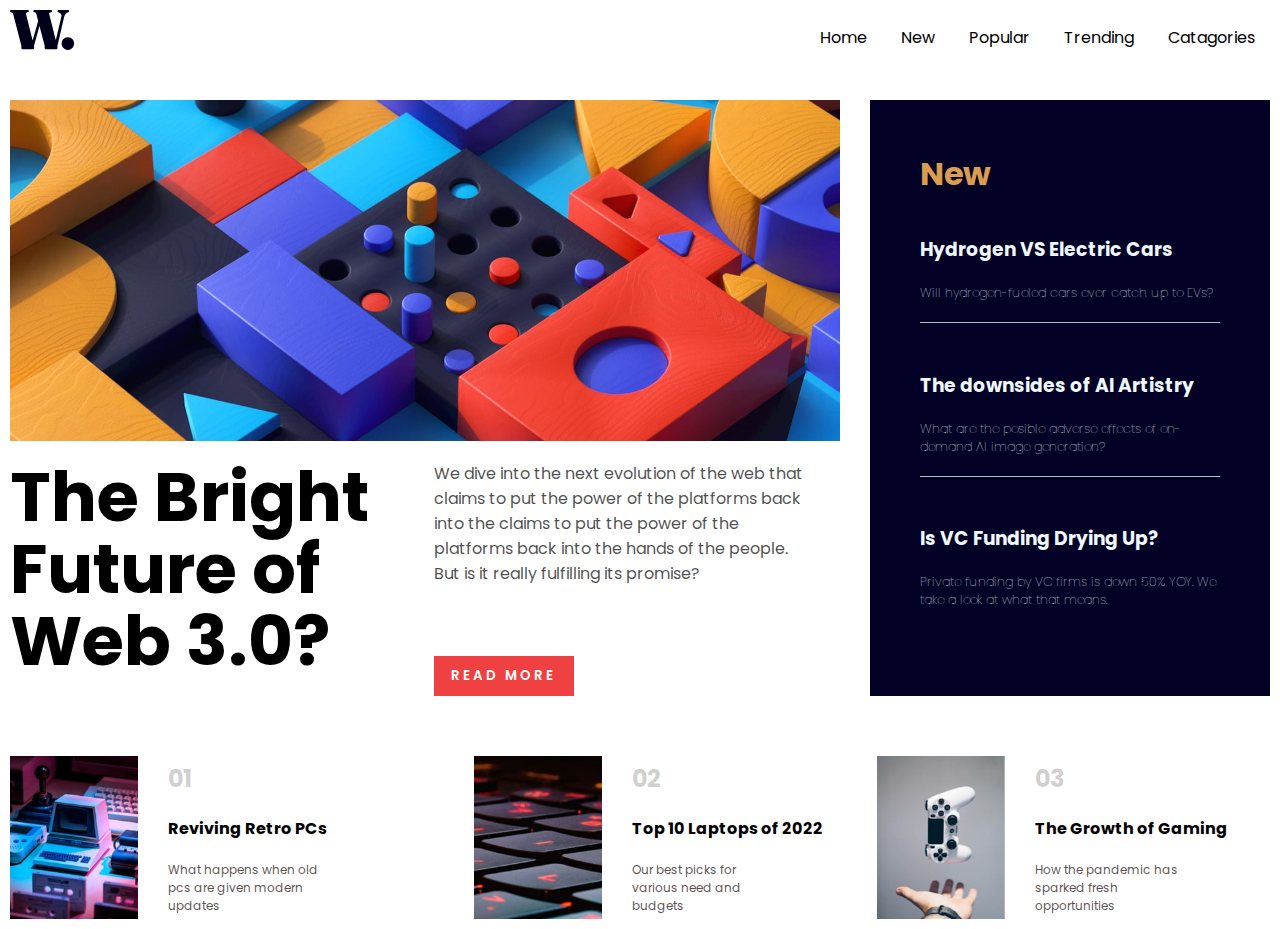
<file: index.html>
<!DOCTYPE html>
<html lang="en">
  <head>
    <meta charset="UTF-8" />
    <meta http-equiv="X-UA-Compatible" content="IE=edge" />
    <meta name="viewport" content="width=device-width, initial-scale=1.0" />
    <link rel="preconnect" href="https://fonts.googleapis.com" />
    <link rel="preconnect" href="https://fonts.gstatic.com" crossorigin />
    <link rel="preconnect" href="https://fonts.googleapis.com" />
    <link rel="preconnect" href="https://fonts.gstatic.com" crossorigin />
    <link rel="preconnect" href="https://fonts.googleapis.com" />
    <link rel="preconnect" href="https://fonts.gstatic.com" crossorigin />
    <link
      href="https://fonts.googleapis.com/css2?family=Poppins:wght@300;400;500;600;700;800;900&display=swap"
      rel="stylesheet"
    />
    <link rel="stylesheet" href="css/style.css" />
    <title>News Homepage</title>
  </head>
  <body>
    <div class="main-container">
      <div class="icon-menu">
        <img src="images/logo.svg" />

        <ul class="list">
          <li>Home</li>
          <li>New</li>
          <li>Popular</li>
          <li>Trending</li>
          <li>Catagories</li>
        </ul>
        <img class="hide-menu-icon" src="images/icon-menu.svg" />
      </div>
      <div class="grid-one">
        <div class="image-to-readmore">
          <img class="main-image-mobile" src="images/image-web-3-mobile.jpg" />
          <img
            class="main-image-desktop"
            src="images/image-web-3-desktop.jpg"
          />
          <div class="h1-to-readmore">
            <p class="main-heading">The Bright Future of Web 3.0?</p>

            <div class="text-and-readmore">
              <p>
                We dive into the next evolution of the web that claims to put
                the power of the platforms back into the claims to put the power
                of the platforms back into the hands of the people. But is it
                really fulfilling its promise?
              </p>

              <button class="read-more">READ MORE</button>
            </div>
          </div>
        </div>

        <div class="new">
          <h1>New</h1>
          <div class="inner-new">
            <h3>Hydrogen VS Electric Cars</h3>
            <p>Will hydrogen-fueled cars ever catch up to EVs?</p>
            <div class="solid"></div>
          </div>
          <div class="inner-new">
            <h3>The downsides of AI Artistry</h3>
            <p>
              What are the posible adverse effects of on-demand AI image
              generation?
            </p>
            <div class="solid"></div>
          </div>
          <div class="inner-new">
            <h3>Is VC Funding Drying Up?</h3>
            <p>
              Private funding by VC firms is down 50% YOY. We take a look at
              what that means.
            </p>
          </div>
        </div>
      </div>
      <div class="footer">
        <div class="inner-footer">
          <img src="images/image-retro-pcs.jpg" alt="retro" />
          <div class="inner-text">
            <h2>01</h2>
            <h4>Reviving Retro PCs</h4>
            <p>What happens when old pcs are given modern updates</p>
          </div>
        </div>
        <div class="inner-footer">
          <img src="images/image-top-laptops.jpg" />
          <div class="inner-text">
            <h2>02</h2>
            <h4>Top 10 Laptops of 2022</h4>
            <p>Our best picks for various need and budgets</p>
          </div>
        </div>
        <div class="inner-footer">
          <img src="images/image-gaming-growth.jpg" />
          <div class="inner-text">
            <h2>03</h2>
            <h4>The Growth of Gaming</h4>
            <p>How the pandemic has sparked fresh opportunities</p>
          </div>
        </div>
      </div>
    </div>
  </body>
</html>
</file>
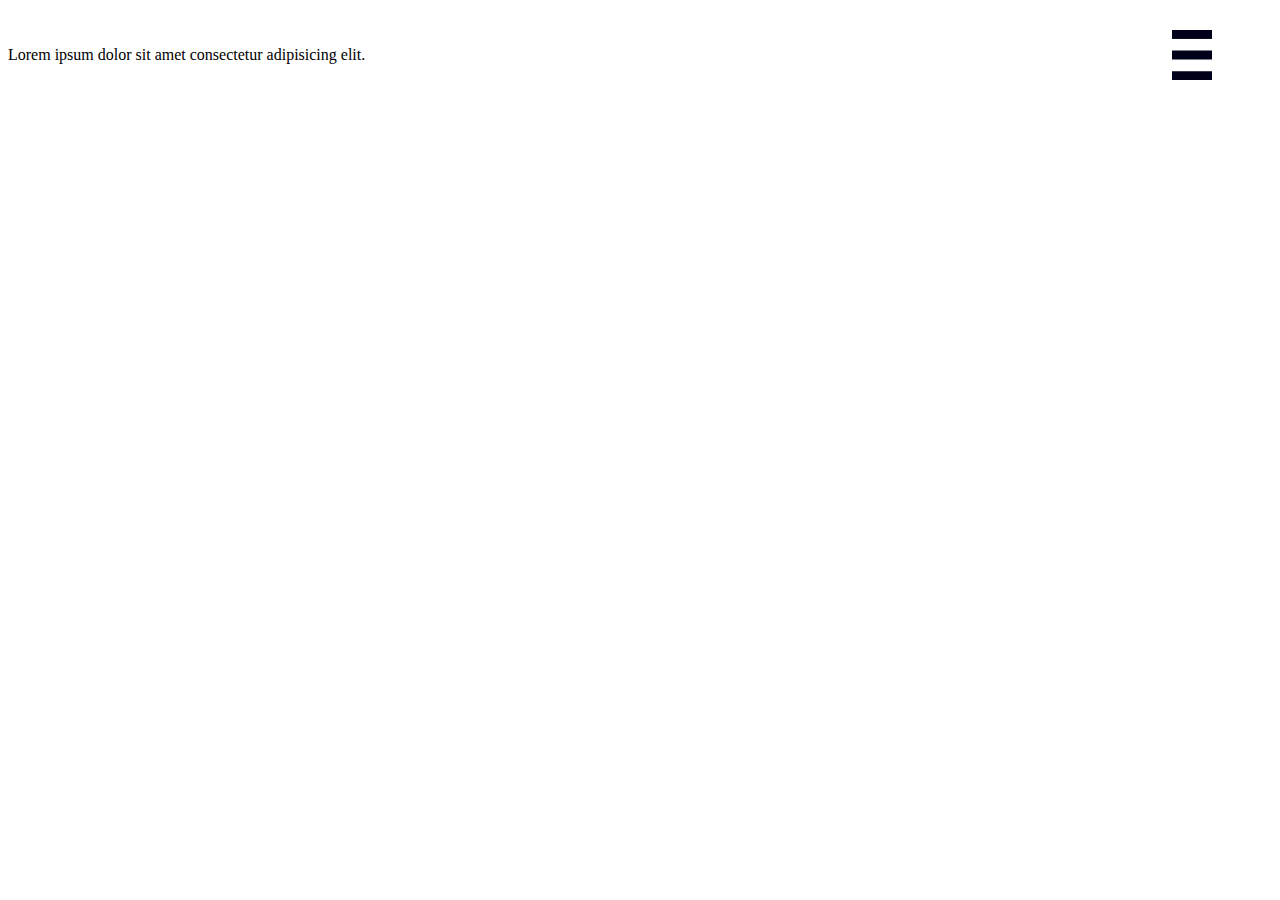
<file: test.html>
<!DOCTYPE html>
<html lang="en">
  <head>
    <meta charset="UTF-8" />
    <meta http-equiv="X-UA-Compatible" content="IE=edge" />
    <meta name="viewport" content="width=device-width, initial-scale=1.0" />
    <link rel="stylesheet" href="css/style1.css" />
    <title>Document</title>
  </head>
  <body>
    <div class="c">
      <p>Lorem ipsum dolor sit amet consectetur adipisicing elit.</p>

      <img class="b" src="images/icon-menu.svg" style="margin-right: 60px" />
    </div>
    <div class="dropdown-content" style="float: right; margin-right: 30px">
      <ul>
        <li>Home</li>
        <li>New</li>
        <li>Popular</li>
        <li>Trending</li>
        <li>Catagories</li>
      </ul>
    </div>
  </body>
</html>
</file>
<file: css/style.css>
* {
  margin: 0;
  padding: 0;
  box-sizing: border-box;
  font-family: "Poppins", sans-serif;
}

.main-container {
  display: flex;
  flex-direction: column;
  padding: 10px;
  gap: 40px;
}
.main-container .grid-one {
  display: flex;
  flex-direction: column;
  gap: 20px;
}
.main-container .grid-one .image-to-readmore {
  display: flex;
  flex-direction: column;
  gap: 10px;
}
.main-container .grid-one .image-to-readmore .h1-to-readmore {
  display: flex;
  flex-direction: column;
  gap: 10px;
}
.main-container .grid-one .image-to-readmore .h1-to-readmore .main-heading {
  font-size: 3.9rem;
  font-weight: 700;
  line-height: 3.7rem;
}
.main-container .grid-one .image-to-readmore .h1-to-readmore .text-and-readmore {
  display: flex;
  flex-direction: column;
  gap: 10px;
}
.main-container .grid-one .image-to-readmore .h1-to-readmore .text-and-readmore .read-more {
  background: #ef4141;
  width: 140px;
  height: 40px;
  color: white;
  font-weight: 600;
  letter-spacing: 3px;
  border: none;
}
.main-container .grid-one .image-to-readmore .h1-to-readmore .text-and-readmore .read-more:hover {
  background-color: #f75454;
  cursor: pointer;
}
.main-container .icon-menu {
  display: flex;
  justify-content: space-between;
  margin-bottom: 10px;
  height: 40px;
}
@media screen and (min-width: 800px) {
  .main-container .icon-menu .hide-menu-icon {
    float: left;
    display: none;
  }
}
.main-container .icon-menu .list li {
  text-decoration: none;
  list-style-type: none;
  display: inline-block;
  padding: 15px;
  overflow: hidden;
}
.main-container .icon-menu .list li:hover {
  background-color: #b7b4b4;
  cursor: pointer;
}
@media screen and (max-width: 800px) {
  .main-container .icon-menu .list li {
    text-decoration: none;
    list-style-type: none;
    display: inline-block;
    background-color: #ef4141;
    visibility: hidden;
  }
}
@media screen and (min-width: 800px) {
  .main-container .grid-one {
    display: flex;
    flex-direction: row;
    gap: 30px;
  }
  .main-container .grid-one .new {
    margin-top: 0;
    width: 35%;
    padding: 50px;
    display: grid;
    gap: 0px;
    background-color: rgb(3, 1, 37);
    color: aliceblue;
  }
  .main-container .grid-one .new h1 {
    margin-bottom: 0px;
    color: rgb(217, 157, 79);
  }
  .main-container .grid-one .new .inner-new {
    display: flex;
    flex-direction: column;
    gap: 20px;
  }
  .main-container .grid-one .new .inner-new p {
    font-weight: 100;
    font-size: 0.8rem;
  }
  .main-container .grid-one .new .solid {
    margin-bottom: 10px;
    border-top: 1px solid #bbb;
  }
  .main-container .grid-one .image-to-readmore {
    display: flex;
    flex-direction: column;
    width: 75%;
    gap: 20px;
  }
  .main-container .grid-one .image-to-readmore .main-image-desktop {
    width: 100%;
  }
  .main-container .grid-one .image-to-readmore .h1-to-readmore {
    display: flex;
    flex-direction: row;
    gap: 50px;
  }
  .main-container .grid-one .image-to-readmore .h1-to-readmore .main-heading {
    width: 45%;
    font-size: 4.3rem;
    font-weight: 700;
    line-height: 4.5rem;
  }
  .main-container .grid-one .image-to-readmore .h1-to-readmore .text-and-readmore {
    display: flex;
    flex-direction: column;
    gap: 70px;
    width: 45%;
  }
  .main-container .grid-one .image-to-readmore .h1-to-readmore .text-and-readmore p {
    color: rgba(0, 0, 0, 0.7);
  }
  .main-container .grid-one .image-to-readmore .h1-to-readmore .text-and-readmore .read-more:hover {
    background-color: #f75454;
    cursor: pointer;
  }
  .main-container .footer .inner-footer .inner-text {
    display: flex;
    flex-direction: column;
    gap: 20px;
    justify-content: center;
  }
  .main-container .footer .inner-footer .inner-text p {
    width: 65%;
  }
}
.main-container .new {
  margin-top: 20px;
  padding: 20px;
  display: grid;
  background-color: rgb(3, 1, 37);
  color: aliceblue;
}
.main-container .new h1 {
  margin-bottom: 20px;
  color: rgb(217, 157, 79);
}
.main-container .new .inner-new {
  display: flex;
  flex-direction: column;
  gap: 15px;
}
.main-container .new .inner-new p {
  font-weight: 100;
  font-size: 0.8rem;
}
.main-container .new .solid {
  margin-bottom: 15px;
  border-top: 1px solid #bbb;
}
.main-container .footer {
  margin-top: 20px;
  display: flex;
  flex-direction: column;
  gap: 5vh;
}
@media screen and (min-width: 600px) {
  .main-container .footer {
    flex-direction: row;
  }
}
.main-container .footer .inner-footer {
  display: flex;
  gap: 9vw;
}
@media screen and (min-width: 600px) {
  .main-container .footer .inner-footer {
    gap: 30px;
  }
}
.main-container .footer .inner-footer img {
  width: 10vw;
}
.main-container .footer .inner-footer h2 {
  color: rgba(14, 0, 0, 0.2);
}
.main-container .footer .inner-footer p {
  color: rgba(14, 0, 0, 0.7);
  font-size: 12px;
}

@media screen and (min-width: 800px) {
  .main-image-mobile {
    display: none;
  }
}
@media screen and (max-width: 800px) {
  .main-image-desktop {
    display: none;
  }
}/*# sourceMappingURL=style.css.map */
</file>
<file: css/style1.css>
.c {
  display: flex;
  justify-content: space-between;
  margin-top: 30px;
}
ul li {
  list-style-type: none;
  display: none;
}
.b:hover {
  display: block;
}
</file>
